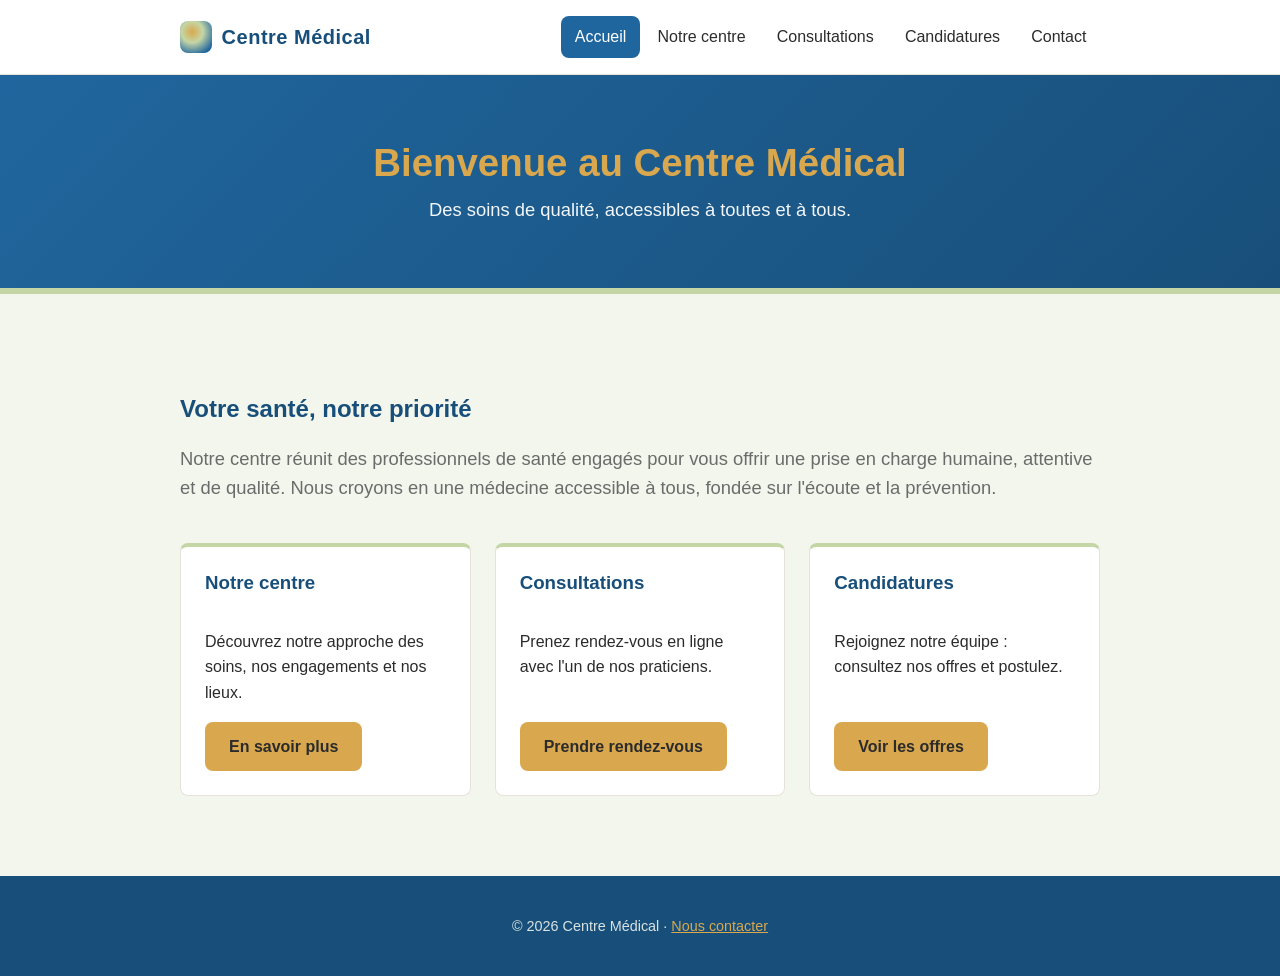
<file: index.html>
<!DOCTYPE html>
<html lang="fr">
<head>
  <meta charset="UTF-8">
  <meta name="viewport" content="width=device-width, initial-scale=1.0">
  <title>Accueil – Centre Médical</title>
  <link rel="stylesheet" href="style.css">
</head>
<body>
  <header class="site-header">
    <nav class="nav">
      <a class="brand" href="index.html">
        <img class="brand-logo" src="images/logo.svg" alt="Logo Centre Médical">
        <span class="brand-name">Centre Médical</span>
      </a>
      <ul class="nav-links">
        <li><a class="active" href="index.html">Accueil</a></li>
        <li><a href="notre-centre.html">Notre centre</a></li>
        <li><a href="consultations.html">Consultations</a></li>
        <li><a href="candidatures.html">Candidatures</a></li>
        <li><a href="contact.html">Contact</a></li>
      </ul>
    </nav>
  </header>

  <section class="hero">
    <h1>Bienvenue au Centre Médical</h1>
    <p>Des soins de qualité, accessibles à toutes et à tous.</p>
  </section>

  <main>
    <section>
      <h2>Votre santé, notre priorité</h2>
      <p class="lead">
        Notre centre réunit des professionnels de santé engagés pour vous offrir une prise en
        charge humaine, attentive et de qualité. Nous croyons en une médecine accessible à
        tous, fondée sur l'écoute et la prévention.
      </p>
    </section>

    <section>
      <div class="grid">
        <div class="card">
          <h3>Notre centre</h3>
          <p>Découvrez notre approche des soins, nos engagements et nos lieux.</p>
          <a class="btn" href="notre-centre.html">En savoir plus</a>
        </div>
        <div class="card">
          <h3>Consultations</h3>
          <p>Prenez rendez-vous en ligne avec l'un de nos praticiens.</p>
          <a class="btn" href="consultations.html">Prendre rendez-vous</a>
        </div>
        <div class="card">
          <h3>Candidatures</h3>
          <p>Rejoignez notre équipe : consultez nos offres et postulez.</p>
          <a class="btn" href="candidatures.html">Voir les offres</a>
        </div>
      </div>
    </section>
  </main>

  <footer class="site-footer">
    <p>© 2026 Centre Médical · <a href="contact.html">Nous contacter</a></p>
  </footer>
</body>
</html>
</file>
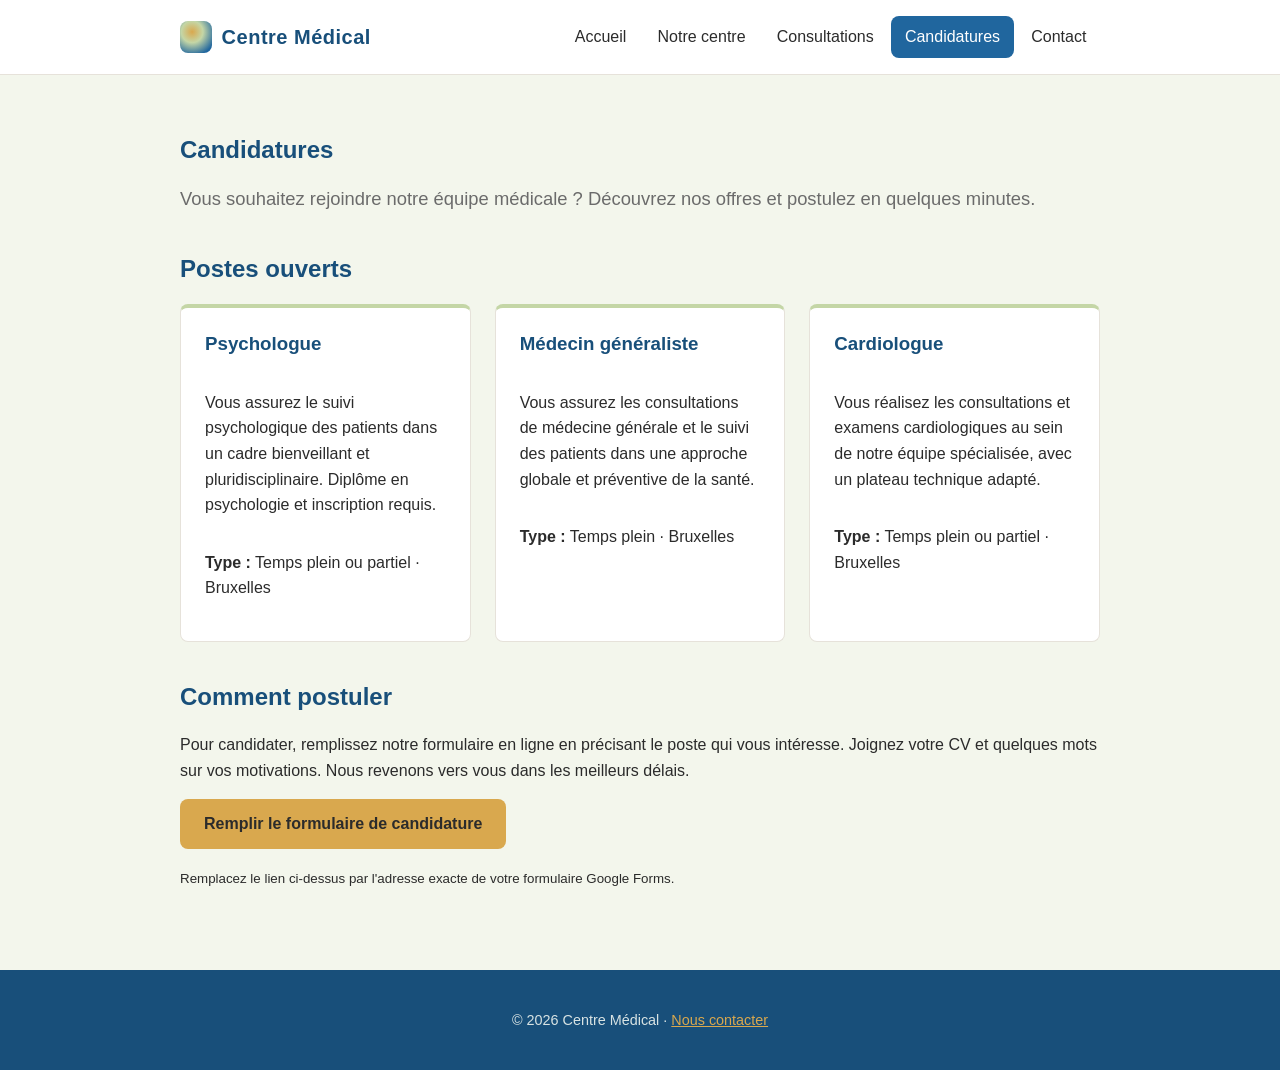
<file: candidatures.html>
<!DOCTYPE html>
<html lang="fr">
<head>
  <meta charset="UTF-8">
  <meta name="viewport" content="width=device-width, initial-scale=1.0">
  <title>Candidatures – Centre Médical</title>
  <link rel="stylesheet" href="style.css">
</head>
<body>
  <header class="site-header">
    <nav class="nav">
      <a class="brand" href="index.html">
        <img class="brand-logo" src="images/logo.svg" alt="Logo Centre Médical">
        <span class="brand-name">Centre Médical</span>
      </a>
      <ul class="nav-links">
        <li><a href="index.html">Accueil</a></li>
        <li><a href="notre-centre.html">Notre centre</a></li>
        <li><a href="consultations.html">Consultations</a></li>
        <li><a class="active" href="candidatures.html">Candidatures</a></li>
        <li><a href="contact.html">Contact</a></li>
      </ul>
    </nav>
  </header>

  <main>
    <section>
      <h1>Candidatures</h1>
      <p class="lead">
        Vous souhaitez rejoindre notre équipe médicale ? Découvrez nos offres et postulez
        en quelques minutes.
      </p>
    </section>

    <section>
      <h2>Postes ouverts</h2>
      <div class="grid">
        <div class="card">
          <h3>Psychologue</h3>
          <p>
            Vous assurez le suivi psychologique des patients dans un cadre bienveillant et
            pluridisciplinaire. Diplôme en psychologie et inscription requis.
          </p>
          <p><strong>Type :</strong> Temps plein ou partiel · Bruxelles</p>
        </div>
        <div class="card">
          <h3>Médecin généraliste</h3>
          <p>
            Vous assurez les consultations de médecine générale et le suivi des patients dans
            une approche globale et préventive de la santé.
          </p>
          <p><strong>Type :</strong> Temps plein · Bruxelles</p>
        </div>
        <div class="card">
          <h3>Cardiologue</h3>
          <p>
            Vous réalisez les consultations et examens cardiologiques au sein de notre équipe
            spécialisée, avec un plateau technique adapté.
          </p>
          <p><strong>Type :</strong> Temps plein ou partiel · Bruxelles</p>
        </div>
      </div>
    </section>

    <section>
      <h2>Comment postuler</h2>
      <p>
        Pour candidater, remplissez notre formulaire en ligne en précisant le poste qui vous
        intéresse. Joignez votre CV et quelques mots sur vos motivations. Nous revenons vers
        vous dans les meilleurs délais.
      </p>
      <p>
        <a class="btn btn-primary" href="#">
          Remplir le formulaire de candidature
        </a>
      </p>
      <p>
        <small>
          Remplacez le lien ci-dessus par l'adresse exacte de votre formulaire Google Forms.
        </small>
      </p>
    </section>
  </main>

  <footer class="site-footer">
    <p>© 2026 Centre Médical · <a href="contact.html">Nous contacter</a></p>
  </footer>
</body>
</html>
</file>
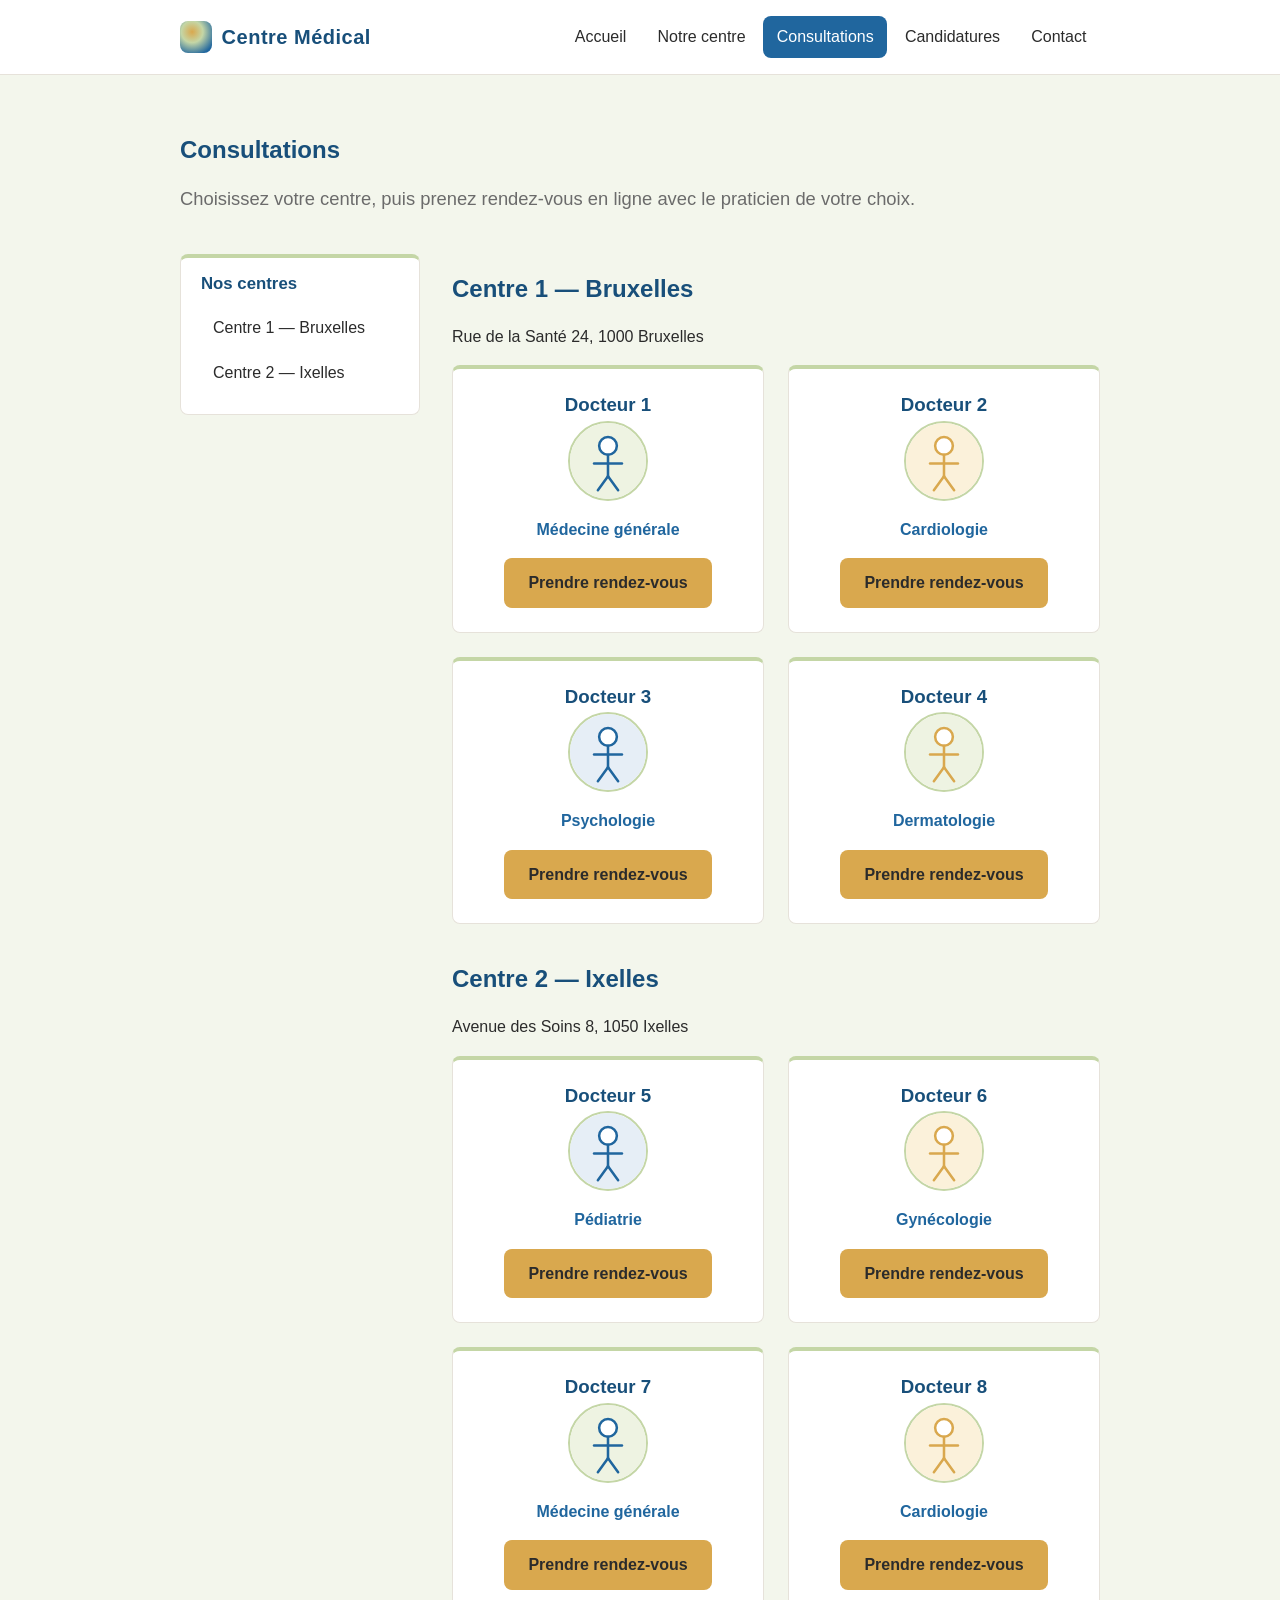
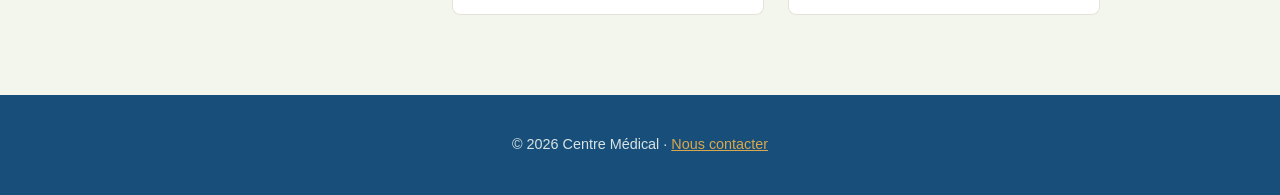
<file: consultations.html>
<!DOCTYPE html>
<html lang="fr">
<head>
  <meta charset="UTF-8">
  <meta name="viewport" content="width=device-width, initial-scale=1.0">
  <title>Consultations – Centre Médical</title>
  <link rel="stylesheet" href="style.css">
</head>
<body>
  <header class="site-header">
    <nav class="nav">
      <a class="brand" href="index.html">
        <img class="brand-logo" src="images/logo.svg" alt="Logo Centre Médical">
        <span class="brand-name">Centre Médical</span>
      </a>
      <ul class="nav-links">
        <li><a href="index.html">Accueil</a></li>
        <li><a href="notre-centre.html">Notre centre</a></li>
        <li><a class="active" href="consultations.html">Consultations</a></li>
        <li><a href="candidatures.html">Candidatures</a></li>
        <li><a href="contact.html">Contact</a></li>
      </ul>
    </nav>
  </header>

  <main>
    <section>
      <h1>Consultations</h1>
      <p class="lead">
        Choisissez votre centre, puis prenez rendez-vous en ligne avec le praticien de votre choix.
      </p>
    </section>

    <div class="consultations-layout">
      <aside class="side-menu">
        <h2>Nos centres</h2>
        <ul>
          <li><a href="#centre-1">Centre 1 — Bruxelles</a></li>
          <li><a href="#centre-2">Centre 2 — Ixelles</a></li>
        </ul>
      </aside>

      <div class="consultations-content">
        <section id="centre-1">
          <h2>Centre 1 — Bruxelles</h2>
          <p>Rue de la Santé 24, 1000 Bruxelles</p>
          <div class="grid">
            <div class="card doctor-card">
              <h3>Docteur 1</h3>
              <img class="doctor-photo" src="profiles/doctor1.svg" alt="Photo du Docteur 1">
              <p class="speciality">Médecine générale</p>
              <a class="btn btn-primary" href="#">Prendre rendez-vous</a>
            </div>
            <div class="card doctor-card">
              <h3>Docteur 2</h3>
              <img class="doctor-photo" src="profiles/doctor2.svg" alt="Photo du Docteur 2">
              <p class="speciality">Cardiologie</p>
              <a class="btn btn-primary" href="#">Prendre rendez-vous</a>
            </div>
            <div class="card doctor-card">
              <h3>Docteur 3</h3>
              <img class="doctor-photo" src="profiles/doctor3.svg" alt="Photo du Docteur 3">
              <p class="speciality">Psychologie</p>
              <a class="btn btn-primary" href="#">Prendre rendez-vous</a>
            </div>
            <div class="card doctor-card">
              <h3>Docteur 4</h3>
              <img class="doctor-photo" src="profiles/doctor4.svg" alt="Photo du Docteur 4">
              <p class="speciality">Dermatologie</p>
              <a class="btn btn-primary" href="#">Prendre rendez-vous</a>
            </div>
          </div>
        </section>

        <section id="centre-2">
          <h2>Centre 2 — Ixelles</h2>
          <p>Avenue des Soins 8, 1050 Ixelles</p>
          <div class="grid">
            <div class="card doctor-card">
              <h3>Docteur 5</h3>
              <img class="doctor-photo" src="profiles/doctor5.svg" alt="Photo du Docteur 5">
              <p class="speciality">Pédiatrie</p>
              <a class="btn btn-primary" href="#">Prendre rendez-vous</a>
            </div>
            <div class="card doctor-card">
              <h3>Docteur 6</h3>
              <img class="doctor-photo" src="profiles/doctor6.svg" alt="Photo du Docteur 6">
              <p class="speciality">Gynécologie</p>
              <a class="btn btn-primary" href="#">Prendre rendez-vous</a>
            </div>
            <div class="card doctor-card">
              <h3>Docteur 7</h3>
              <img class="doctor-photo" src="profiles/doctor7.svg" alt="Photo du Docteur 7">
              <p class="speciality">Médecine générale</p>
              <a class="btn btn-primary" href="#">Prendre rendez-vous</a>
            </div>
            <div class="card doctor-card">
              <h3>Docteur 8</h3>
              <img class="doctor-photo" src="profiles/doctor8.svg" alt="Photo du Docteur 8">
              <p class="speciality">Cardiologie</p>
              <a class="btn btn-primary" href="#">Prendre rendez-vous</a>
            </div>
          </div>
        </section>
      </div>
    </div>
  </main>

  <footer class="site-footer">
    <p>© 2026 Centre Médical · <a href="contact.html">Nous contacter</a></p>
  </footer>
</body>
</html>
</file>
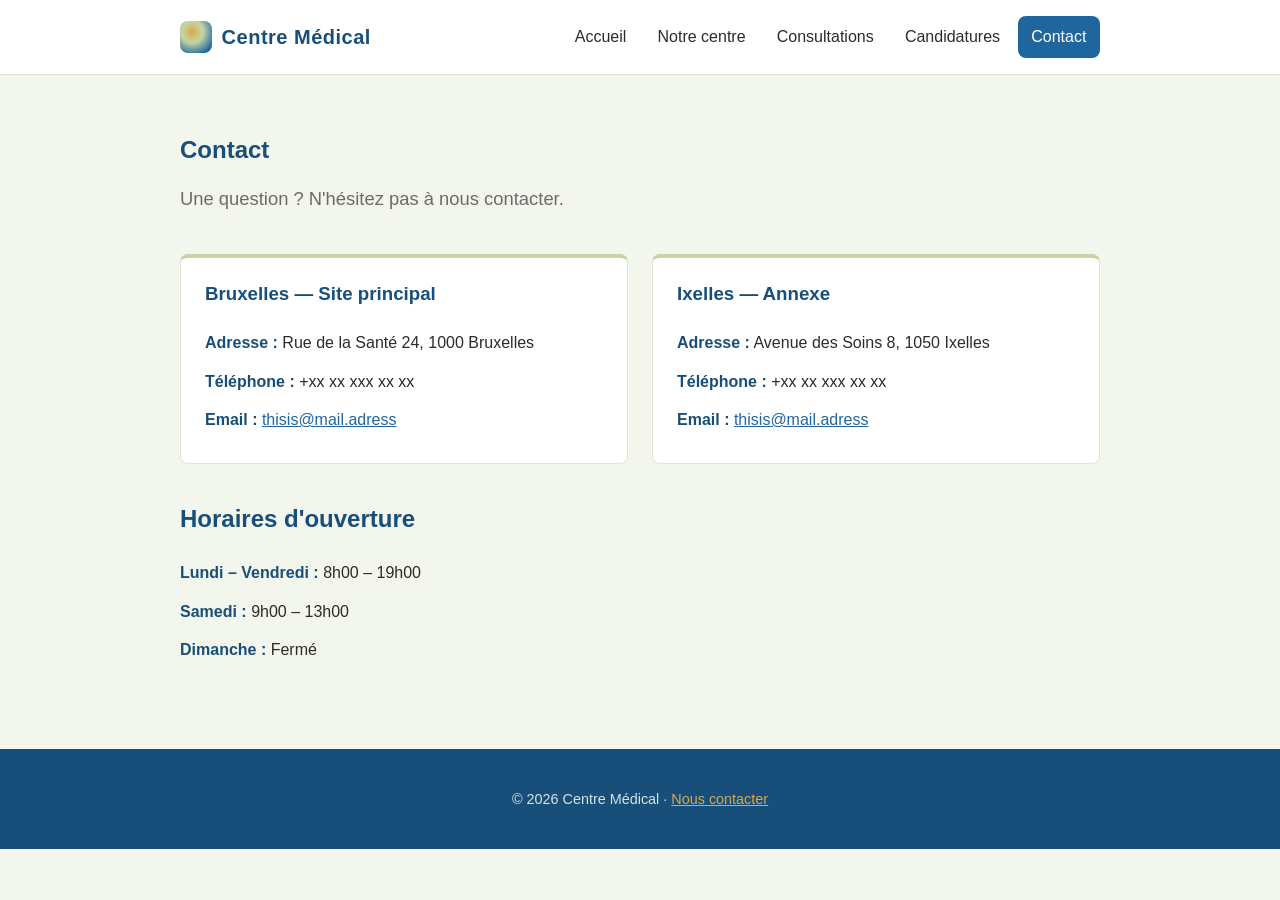
<file: contact.html>
<!DOCTYPE html>
<html lang="fr">
<head>
  <meta charset="UTF-8">
  <meta name="viewport" content="width=device-width, initial-scale=1.0">
  <title>Contact – Centre Médical</title>
  <link rel="stylesheet" href="style.css">
</head>
<body>
  <header class="site-header">
    <nav class="nav">
      <a class="brand" href="index.html">
        <img class="brand-logo" src="images/logo.svg" alt="Logo Centre Médical">
        <span class="brand-name">Centre Médical</span>
      </a>
      <ul class="nav-links">
        <li><a href="index.html">Accueil</a></li>
        <li><a href="notre-centre.html">Notre centre</a></li>
        <li><a href="consultations.html">Consultations</a></li>
        <li><a href="candidatures.html">Candidatures</a></li>
        <li><a class="active" href="contact.html">Contact</a></li>
      </ul>
    </nav>
  </header>

  <main>
    <section>
      <h1>Contact</h1>
      <p class="lead">Une question ? N'hésitez pas à nous contacter.</p>
    </section>

    <section>
      <div class="grid">
        <div class="card">
          <h3>Bruxelles — Site principal</h3>
          <ul class="contact-info">
            <li><strong>Adresse :</strong> Rue de la Santé 24, 1000 Bruxelles</li>
            <li><strong>Téléphone :</strong> +xx xx xxx xx xx</li>
            <li><strong>Email :</strong> <a href="mailto:thisis@mail.adress">thisis@mail.adress</a></li>
          </ul>
        </div>
        <div class="card">
          <h3>Ixelles — Annexe</h3>
          <ul class="contact-info">
            <li><strong>Adresse :</strong> Avenue des Soins 8, 1050 Ixelles</li>
            <li><strong>Téléphone :</strong> +xx xx xxx xx xx</li>
            <li><strong>Email :</strong> <a href="mailto:thisis@mail.adress">thisis@mail.adress</a></li>
          </ul>
        </div>
      </div>
    </section>

    <section>
      <h2>Horaires d'ouverture</h2>
      <ul class="contact-info">
        <li><strong>Lundi – Vendredi :</strong> 8h00 – 19h00</li>
        <li><strong>Samedi :</strong> 9h00 – 13h00</li>
        <li><strong>Dimanche :</strong> Fermé</li>
      </ul>
    </section>
  </main>

  <footer class="site-footer">
    <p>© 2026 Centre Médical · <a href="contact.html">Nous contacter</a></p>
  </footer>
</body>
</html>
</file>
<file: style.css>
/* ===== Base ===== */
:root {
  --primary: #20669e;        /* rgb(32, 102, 158)  */
  --primary-dark: #184f7a;   /* darker shade of primary */
  --secondary: #c4d6a6;      /* rgb(196, 214, 166) */
  --accent: #d9a84e;         /* #D9A84E            */
  --bg: #f3f6ec;             /* soft tint of secondary */
  --text: #2b2b2b;
  --muted: #6b6b6b;
  --white: #ffffff;
  --radius: 8px;
  --max-width: 960px;
}

* {
  box-sizing: border-box;
}

html {
  scroll-behavior: smooth;
}

body {
  margin: 0;
  font-family: "Segoe UI", Tahoma, Geneva, Verdana, sans-serif;
  color: var(--text);
  background: var(--bg);
  line-height: 1.6;
}

a {
  color: var(--primary);
}

img {
  max-width: 100%;
  height: auto;
  display: block;
}

/* ===== Header / Navigation ===== */
.site-header {
  background: var(--white);
  border-bottom: 1px solid #e6e2da;
  position: sticky;
  top: 0;
  z-index: 10;
}

.nav {
  max-width: var(--max-width);
  margin: 0 auto;
  display: flex;
  align-items: center;
  justify-content: space-between;
  flex-wrap: wrap;
  padding: 1rem 1.25rem;
  gap: 0.75rem;
}

.brand {
  display: inline-flex;
  flex-direction: row;
  align-items: center;
  gap: 0.6rem;
  font-size: 1.25rem;
  font-weight: 700;
  color: var(--primary-dark);
  text-decoration: none;
  letter-spacing: 0.5px;
}

.brand-logo {
  width: 32px;   /* ~half of the ~64px menu height */
  height: 32px;
  border-radius: 8px;
}

.nav-links {
  list-style: none;
  display: flex;
  flex-wrap: wrap;
  gap: 0.25rem;
  margin: 0;
  padding: 0;
}

.nav-links a {
  display: block;
  padding: 0.5rem 0.85rem;
  text-decoration: none;
  color: var(--text);
  border-radius: var(--radius);
  font-weight: 500;
}

.nav-links a:hover,
.nav-links a.active {
  background: var(--primary);
  color: var(--white);
}

/* ===== Hero ===== */
.hero {
  background: linear-gradient(135deg, var(--primary), var(--primary-dark));
  color: var(--white);
  text-align: center;
  padding: 4rem 1.25rem;
  border-bottom: 6px solid var(--secondary);
}

.hero h1 {
  margin: 0 0 0.5rem;
  font-size: 2.4rem;
  color: var(--accent);
}

.hero p {
  margin: 0 auto;
  max-width: 600px;
  font-size: 1.15rem;
  opacity: 0.95;
}

/* ===== Layout ===== */
main {
  max-width: var(--max-width);
  margin: 0 auto;
  padding: 2.5rem 1.25rem;
}

section {
  margin-bottom: 2.5rem;
}

h1, h2, h3 {
  color: var(--primary-dark);
  line-height: 1.25;
}

.lead {
  font-size: 1.15rem;
  color: var(--muted);
}

/* ===== Buttons ===== */
.btn {
  display: inline-block;
  background: var(--accent);
  color: #2b2b2b;
  text-decoration: none;
  padding: 0.75rem 1.5rem;
  border-radius: var(--radius);
  font-weight: 600;
  transition: transform 0.1s ease, background 0.2s ease;
}

.btn:hover {
  background: #b8995a;
  transform: translateY(-1px);
}

.btn-primary {
  background: var(--accent);
  color: #2b2b2b;
}

.btn-primary:hover {
  background: #b8995a;
}

/* ===== Cards / Grid ===== */
.grid {
  display: grid;
  grid-template-columns: repeat(auto-fit, minmax(240px, 1fr));
  gap: 1.5rem;
}

.card {
  background: var(--white);
  border: 1px solid #e6e2da;
  border-top: 4px solid var(--secondary);
  border-radius: var(--radius);
  padding: 1.5rem;
  display: flex;
  flex-direction: column;
}

.card .btn {
  margin-top: auto;
  align-self: flex-start;
}

.card h3 {
  margin-top: 0;
}

/* ===== Media (image of the center) ===== */
.media {
  border-radius: var(--radius);
  overflow: hidden;
  box-shadow: 0 6px 20px rgba(0, 0, 0, 0.08);
  margin: 1.5rem 0;
}

figure {
  margin: 0;
}

figcaption {
  font-size: 0.9rem;
  color: var(--muted);
  text-align: center;
  padding: 0.5rem;
  background: var(--white);
}

/* ===== Consultations (two-column layout) ===== */
.consultations-layout {
  display: flex;
  align-items: flex-start;
  gap: 2rem;
}

.side-menu {
  flex: 0 0 240px;
  position: sticky;
  top: 90px;
  background: var(--white);
  border: 1px solid #e6e2da;
  border-top: 4px solid var(--secondary);
  border-radius: var(--radius);
  padding: 1rem 1.25rem;
}

.side-menu h2 {
  margin: 0 0 0.75rem;
  font-size: 1.05rem;
}

.side-menu ul {
  list-style: none;
  margin: 0;
  padding: 0;
}

.side-menu li {
  margin: 0.25rem 0;
}

.side-menu a {
  display: block;
  padding: 0.5rem 0.75rem;
  border-radius: var(--radius);
  text-decoration: none;
  color: var(--text);
  font-weight: 500;
  white-space: nowrap;
}

.side-menu a:hover {
  background: var(--primary);
  color: var(--white);
}

.consultations-content {
  flex: 1;
  min-width: 0;
}

.consultations-content section {
  scroll-margin-top: 90px;
}

.doctor-card {
  align-items: center;
  text-align: center;
}

.doctor-card .btn {
  align-self: center;
}

.doctor-photo {
  width: 80px;
  height: 80px;
  border-radius: 50%;
  border: 2px solid var(--secondary);
  margin: 0.25rem 0 0.75rem;
}

.doctor-card h3 {
  margin-bottom: 0;
}

.doctor-card .speciality {
  color: var(--primary);
  font-weight: 600;
  margin: 0.25rem 0 1rem;
}

@media (max-width: 700px) {
  .consultations-layout {
    flex-direction: column;
  }
  .side-menu {
    position: static;
    flex-basis: auto;
    width: 100%;
  }
}

/* ===== Contact ===== */
.contact-info {
  list-style: none;
  padding: 0;
  margin: 0;
}

.contact-info li {
  padding: 0.4rem 0;
}

.contact-info strong {
  color: var(--primary-dark);
}

/* ===== Footer ===== */
.site-footer {
  background: var(--primary-dark);
  color: #d8e3e3;
  text-align: center;
  padding: 1.5rem 1.25rem;
  font-size: 0.9rem;
}

.site-footer a {
  color: var(--accent);
}

/* ===== Responsive ===== */
@media (max-width: 600px) {
  .nav {
    flex-direction: column;
    align-items: flex-start;
  }
  .hero h1 {
    font-size: 1.8rem;
  }
}
</file>
